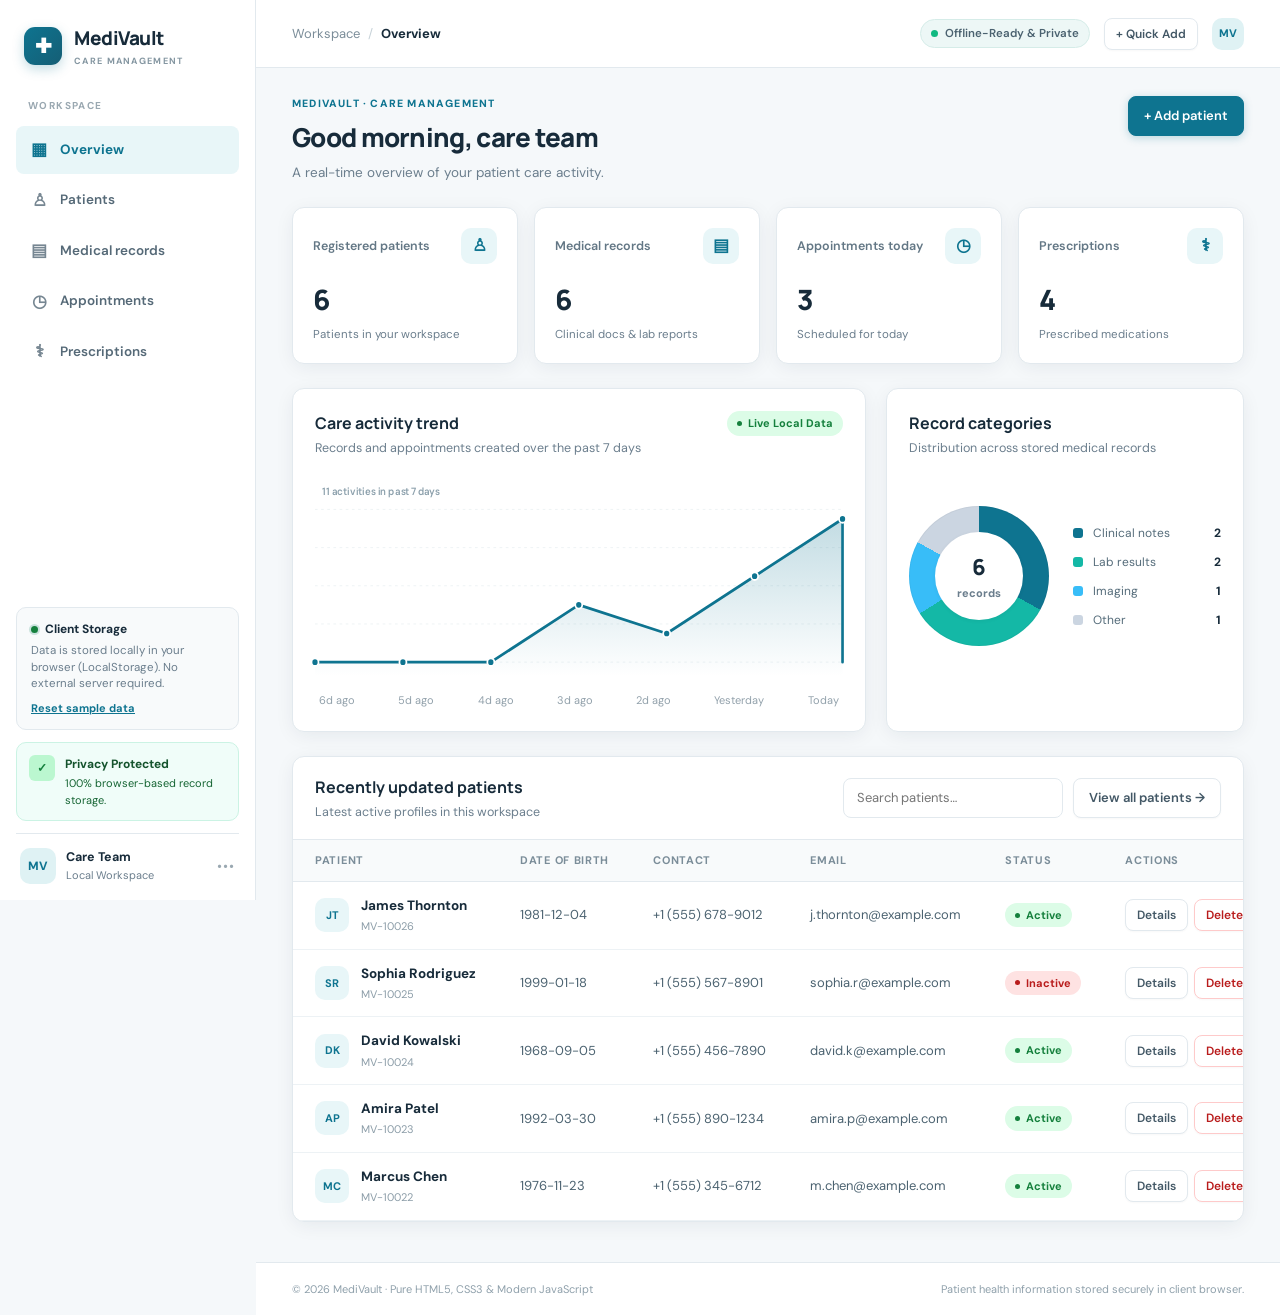
<file: index.html>
<!DOCTYPE html>
<html lang="en">
<head>
  <meta charset="UTF-8">
  <meta name="viewport" content="width=device-width, initial-scale=1.0">
  <meta name="theme-color" content="#0e7490">
  <meta name="description" content="MediVault — Modern, secure, client-side healthcare care management interface.">
  <title>MediVault | Care Management</title>
  <link rel="stylesheet" href="styles.css">
  <link rel="preconnect" href="https://fonts.googleapis.com">
  <link rel="preconnect" href="https://fonts.gstatic.com" crossorigin>
  <link href="https://fonts.googleapis.com/css2?family=DM+Sans:ital,opsz,wght@0,9..40,100..1000;1,9..40,100..1000&family=Manrope:wght@400;500;600;700;800&display=swap" rel="stylesheet">
</head>
<body>
  <div class="app-shell">
    <aside class="sidebar" id="sidebar">
      <a class="brand" href="#dashboard" data-page="dashboard">
        <span class="brand-mark">✚</span>
        <span>MediVault<small>CARE MANAGEMENT</small></span>
      </a>
      <div class="nav-label">WORKSPACE</div>
      <nav id="nav">
        <button class="nav-item active" data-page="dashboard"><span>▦</span> Overview</button>
        <button class="nav-item" data-page="patients"><span>♙</span> Patients</button>
        <button class="nav-item" data-page="records"><span>▤</span> Medical records</button>
        <button class="nav-item" data-page="appointments"><span>◷</span> Appointments</button>
        <button class="nav-item" data-page="prescriptions"><span>⚕</span> Prescriptions</button>
      </nav>
      <div class="sidebar-bottom">
        <div class="storage-card">
          <div class="storage-title">
            <span class="pulse-dot"></span>
            <strong>Client Storage</strong>
          </div>
          <p>Data is stored locally in your browser (LocalStorage). No external server required.</p>
          <button class="btn-text" id="resetDemoBtn" title="Reset sample patients and records">Reset sample data</button>
        </div>
        <div class="privacy-note">
          <span class="shield">✓</span>
          <div>
            <strong>Privacy Protected</strong>
            <p>100% browser-based record storage.</p>
          </div>
        </div>
        <div class="profile">
          <div class="avatar">MV</div>
          <div>
            <strong>Care Team</strong>
            <small>Local Workspace</small>
          </div>
          <span class="profile-dots">•••</span>
        </div>
      </div>
    </aside>

    <div class="sidebar-backdrop" id="sidebarBackdrop"></div>

    <main class="main">
      <header class="topbar">
        <div class="topbar-left">
          <button class="menu-btn" id="menuBtn" aria-label="Toggle navigation">☰</button>
          <div class="breadcrumbs">
            <span>Workspace</span>
            <span class="sep">/</span>
            <strong id="crumb">Overview</strong>
          </div>
        </div>
        <div class="top-actions">
          <span class="secure"><i></i> Offline-Ready &amp; Private</span>
          <button class="btn sm" id="quickAddBtn" data-action="add-patient">+ Quick Add</button>
          <div class="avatar small">MV</div>
        </div>
      </header>

      <section class="content" id="content" aria-live="polite"></section>

      <footer>
        <span>© 2026 MediVault · Pure HTML5, CSS3 &amp; Modern JavaScript</span>
        <span>Patient health information stored securely in client browser.</span>
      </footer>
    </main>
  </div>

  <div id="toast" class="toast" role="status" aria-live="assertive"></div>
  <script src="app.js"></script>
</body>
</html>
</file>
<file: styles.css>
@import url('https://fonts.googleapis.com/css2?family=DM+Sans:wght@400;500;600;700&family=Manrope:wght@500;600;700;800&display=swap');

:root {
  --ink: #172b3a;
  --ink-light: #2c4152;
  --muted: #6b7e8d;
  --line: #e2e9ee;
  --line-light: #edf2f5;
  --bg: #f5f8fa;
  --white: #ffffff;
  --teal: #0e7490;
  --teal-dark: #0b5f76;
  --teal-soft: #e8f6f8;
  --teal-accent: #38bdf8;
  --green: #15803d;
  --green-soft: #dcfce7;
  --amber: #b45309;
  --amber-soft: #fef3c7;
  --red: #b91c1c;
  --red-soft: #fee2e2;
  --purple: #7e22ce;
  --purple-soft: #f3e8ff;
  --shadow-sm: 0 1px 3px rgba(15, 23, 42, 0.06), 0 1px 2px rgba(15, 23, 42, 0.04);
  --shadow: 0 4px 20px -2px rgba(23, 43, 58, 0.08);
  --shadow-lg: 0 20px 45px -10px rgba(15, 23, 42, 0.16);
  --radius: 12px;
  --radius-sm: 8px;
}

* {
  box-sizing: border-box;
}

body {
  margin: 0;
  background: var(--bg);
  color: var(--ink);
  font-family: 'DM Sans', -apple-system, BlinkMacSystemFont, sans-serif;
  font-size: 14px;
  line-height: 1.5;
  -webkit-font-smoothing: antialiased;
}

button, input, select, textarea {
  font: inherit;
}

button {
  cursor: pointer;
  transition: all 0.15s ease;
}

.app-shell {
  min-height: 100vh;
  display: flex;
}

/* Sidebar */
.sidebar {
  width: 256px;
  position: fixed;
  inset: 0 auto 0 0;
  background: #ffffff;
  border-right: 1px solid var(--line);
  padding: 24px 16px 16px;
  display: flex;
  flex-direction: column;
  z-index: 20;
  overflow-y: auto;
}

.brand {
  display: flex;
  gap: 12px;
  align-items: center;
  text-decoration: none;
  color: var(--ink);
  padding: 0 8px 30px;
  font-family: 'Manrope', sans-serif;
  font-weight: 800;
  font-size: 19px;
  letter-spacing: -0.5px;
}

.brand-mark {
  width: 38px;
  height: 38px;
  border-radius: 11px;
  background: linear-gradient(135deg, var(--teal) 0%, #155e75 100%);
  display: grid;
  place-items: center;
  color: #fff;
  font-size: 20px;
  box-shadow: 0 4px 12px rgba(14, 116, 144, 0.25);
}

.brand small {
  display: block;
  font-family: 'DM Sans', sans-serif;
  font-weight: 700;
  font-size: 9px;
  letter-spacing: 1.3px;
  color: #8496a1;
  margin-top: 2px;
}

.nav-label {
  font-size: 10px;
  letter-spacing: 1.4px;
  font-weight: 700;
  color: #9aa8b1;
  padding: 0 12px 10px;
}

.nav-item {
  border: 0;
  background: transparent;
  width: 100%;
  display: flex;
  align-items: center;
  gap: 12px;
  padding: 11px 14px;
  border-radius: var(--radius-sm);
  color: #556977;
  text-align: left;
  margin: 3px 0;
  font-weight: 600;
  font-size: 13.5px;
}

.nav-item span {
  width: 18px;
  text-align: center;
  font-size: 17px;
  opacity: 0.8;
}

.nav-item:hover {
  background: #f1f7f9;
  color: var(--teal);
}

.nav-item.active {
  background: var(--teal-soft);
  color: var(--teal);
  font-weight: 700;
}

.nav-item.active span {
  opacity: 1;
}

.sidebar-bottom {
  margin-top: auto;
  padding-top: 20px;
  display: flex;
  flex-direction: column;
  gap: 12px;
}

.storage-card {
  padding: 12px 14px;
  background: #f8fafb;
  border: 1px solid var(--line);
  border-radius: 10px;
  font-size: 11.5px;
}

.storage-title {
  display: flex;
  align-items: center;
  gap: 7px;
  margin-bottom: 5px;
  font-size: 12px;
}

.storage-card p {
  color: var(--muted);
  margin: 0 0 8px;
  line-height: 1.4;
}

.pulse-dot {
  width: 7px;
  height: 7px;
  background: var(--green);
  border-radius: 50%;
  display: inline-block;
  box-shadow: 0 0 0 2px rgba(22, 132, 106, 0.2);
}

.btn-text {
  background: none;
  border: none;
  padding: 0;
  color: var(--teal);
  font-weight: 700;
  font-size: 11px;
  text-decoration: underline;
}

.btn-text:hover {
  color: var(--teal-dark);
}

.privacy-note {
  display: flex;
  gap: 10px;
  padding: 12px;
  background: #f0fdf9;
  border: 1px solid #cbf3e4;
  border-radius: 10px;
}

.shield {
  background: #bbf7d0;
  color: var(--green);
  border-radius: 6px;
  width: 26px;
  height: 26px;
  display: grid;
  place-items: center;
  font-weight: 800;
  font-size: 12px;
  flex-shrink: 0;
}

.privacy-note strong {
  font-size: 12px;
  color: #14532d;
  display: block;
}

.privacy-note p {
  font-size: 11px;
  color: #166534;
  margin: 2px 0 0;
}

.profile {
  border-top: 1px solid var(--line);
  padding: 14px 4px 0;
  display: flex;
  align-items: center;
  gap: 10px;
}

.avatar {
  width: 36px;
  height: 36px;
  border-radius: 10px;
  background: #dff2f4;
  color: var(--teal);
  display: grid;
  place-items: center;
  font-weight: 800;
  font-size: 12px;
  flex-shrink: 0;
}

.avatar.small {
  width: 32px;
  height: 32px;
  font-size: 11px;
}

.profile strong {
  font-size: 12.5px;
  display: block;
}

.profile small {
  font-size: 11px;
  color: var(--muted);
  display: block;
}

.profile-dots {
  margin-left: auto;
  color: #9aa8b1;
  letter-spacing: 1px;
}

.sidebar-backdrop {
  display: none;
}

/* Main Area */
.main {
  margin-left: 256px;
  min-width: 0;
  flex: 1;
  display: flex;
  flex-direction: column;
  min-height: 100vh;
}

/* Topbar */
.topbar {
  height: 68px;
  display: flex;
  align-items: center;
  padding: 0 36px;
  border-bottom: 1px solid var(--line);
  background: rgba(255, 255, 255, 0.94);
  backdrop-filter: blur(8px);
  position: sticky;
  top: 0;
  z-index: 10;
  justify-content: space-between;
  gap: 16px;
}

.topbar-left {
  display: flex;
  align-items: center;
  gap: 16px;
}

.breadcrumbs {
  color: #7b8d99;
  font-size: 13px;
  display: flex;
  align-items: center;
  gap: 8px;
}

.breadcrumbs .sep {
  color: #c7d2d8;
}

.breadcrumbs strong {
  color: var(--ink);
  font-weight: 700;
}

.top-actions {
  display: flex;
  align-items: center;
  gap: 14px;
}

.secure {
  font-size: 11.5px;
  font-weight: 600;
  color: #4b6270;
  display: flex;
  align-items: center;
  gap: 7px;
  background: #edf7f6;
  padding: 5px 10px;
  border-radius: 20px;
  border: 1px solid #d5ece8;
}

.secure i {
  width: 7px;
  height: 7px;
  background: #10b981;
  border-radius: 50%;
  display: inline-block;
}

.menu-btn {
  display: none;
  border: 1px solid var(--line);
  background: #fff;
  color: #556c7a;
  width: 36px;
  height: 36px;
  border-radius: var(--radius-sm);
  font-size: 16px;
}

/* Content */
.content {
  width: 100%;
  max-width: 1440px;
  margin: 0 auto;
  padding: 28px 36px 40px;
  flex: 1;
}

.page-head {
  display: flex;
  justify-content: space-between;
  align-items: flex-start;
  gap: 16px;
  margin-bottom: 24px;
  flex-wrap: wrap;
}

.eyebrow {
  font-size: 10.5px;
  letter-spacing: 1.2px;
  color: var(--teal);
  font-weight: 800;
  text-transform: uppercase;
  margin-bottom: 6px;
}

h1 {
  font-family: 'Manrope', sans-serif;
  font-weight: 800;
  font-size: 26px;
  letter-spacing: -0.7px;
  margin: 0 0 6px;
  color: var(--ink);
}

h2 {
  font-family: 'Manrope', sans-serif;
  font-weight: 700;
  font-size: 16px;
  margin: 0 0 4px;
  color: var(--ink);
}

h3 {
  font-size: 14px;
  margin: 0 0 6px;
}

.subhead {
  color: var(--muted);
  font-size: 13.5px;
  margin: 0;
  line-height: 1.5;
}

/* Buttons */
.btn {
  border: 1px solid var(--line);
  background: #ffffff;
  border-radius: var(--radius-sm);
  padding: 9px 15px;
  font-weight: 600;
  font-size: 13px;
  color: #435866;
  display: inline-flex;
  align-items: center;
  gap: 8px;
  box-shadow: 0 1px 2px rgba(0,0,0,0.03);
}

.btn:hover {
  border-color: #b5ced8;
  background: #fbfdfd;
  color: var(--ink);
}

.btn.primary {
  background: var(--teal);
  border-color: var(--teal);
  color: #ffffff;
  box-shadow: 0 2px 8px rgba(14, 116, 144, 0.25);
}

.btn.primary:hover {
  background: var(--teal-dark);
  border-color: var(--teal-dark);
}

.btn.danger {
  color: var(--red);
  border-color: #fecaca;
  background: #fff;
}

.btn.danger:hover {
  background: #fef2f2;
  border-color: #f87171;
}

.btn.sm {
  padding: 6px 11px;
  font-size: 12px;
}

/* Cards & Grid */
.card {
  background: #ffffff;
  border: 1px solid var(--line);
  border-radius: var(--radius);
  box-shadow: var(--shadow);
}

.kpi-grid {
  display: grid;
  grid-template-columns: repeat(4, minmax(0, 1fr));
  gap: 16px;
  margin-bottom: 24px;
}

.kpi {
  padding: 20px;
  transition: transform 0.2s ease, box-shadow 0.2s ease;
}

.kpi:hover {
  transform: translateY(-2px);
  box-shadow: 0 8px 24px -4px rgba(23, 43, 58, 0.1);
}

.kpi-top {
  display: flex;
  align-items: center;
  justify-content: space-between;
  color: #637785;
  font-size: 12.5px;
  font-weight: 600;
}

.kpi-icon {
  width: 36px;
  height: 36px;
  border-radius: 10px;
  display: grid;
  place-items: center;
  background: var(--teal-soft);
  color: var(--teal);
  font-size: 17px;
}

.kpi-value {
  font-family: 'Manrope', sans-serif;
  font-weight: 800;
  font-size: 28px;
  margin: 14px 0 6px;
  letter-spacing: -0.8px;
  color: var(--ink);
}

.kpi-note {
  font-size: 11.5px;
  color: var(--muted);
}

/* Dashboard Grid */
.dashboard-grid {
  display: grid;
  grid-template-columns: minmax(0, 1.6fr) minmax(300px, 1fr);
  gap: 20px;
  margin-bottom: 24px;
}

.panel {
  padding: 22px;
}

.panel-head {
  display: flex;
  justify-content: space-between;
  align-items: flex-start;
  gap: 12px;
  margin-bottom: 18px;
}

.panel-head p {
  font-size: 12.5px;
  color: var(--muted);
  margin: 4px 0 0;
}

.status {
  display: inline-flex;
  align-items: center;
  gap: 6px;
  border-radius: 20px;
  padding: 4px 10px;
  font-size: 11px;
  font-weight: 700;
  background: var(--green-soft);
  color: var(--green);
}

.status:before {
  content: '';
  width: 5px;
  height: 5px;
  border-radius: 50%;
  background: currentColor;
}

.status.pending {
  background: var(--amber-soft);
  color: var(--amber);
}

.status.cancelled {
  background: var(--red-soft);
  color: var(--red);
}

/* Chart */
.chart {
  height: 210px;
  position: relative;
}

.chart svg {
  width: 100%;
  height: 100%;
  overflow: visible;
}

.chart-labels {
  display: flex;
  justify-content: space-between;
  color: #92a1ab;
  font-size: 11px;
  margin-top: 6px;
  padding: 0 4px;
}

/* Donut */
.donut-wrap {
  display: flex;
  align-items: center;
  gap: 24px;
  min-height: 200px;
}

.donut {
  width: 140px;
  height: 140px;
  border-radius: 50%;
  position: relative;
  flex-shrink: 0;
  box-shadow: inset 0 0 0 1px rgba(0,0,0,0.04);
}

.donut:after {
  content: '';
  position: absolute;
  inset: 26px;
  background: #ffffff;
  border-radius: 50%;
  box-shadow: 0 1px 4px rgba(0,0,0,0.06);
}

.donut-center {
  position: absolute;
  inset: 0;
  display: grid;
  place-content: center;
  text-align: center;
  z-index: 1;
  font-family: 'Manrope', sans-serif;
  font-weight: 800;
  font-size: 22px;
  color: var(--ink);
}

.donut-center small {
  font-family: 'DM Sans', sans-serif;
  font-size: 11px;
  color: var(--muted);
  margin-top: 1px;
}

.category-list {
  display: grid;
  gap: 11px;
  flex: 1;
}

.category-row {
  display: grid;
  grid-template-columns: 10px 1fr auto;
  gap: 10px;
  align-items: center;
  font-size: 12px;
  color: #556c7a;
}

.category-row b {
  color: var(--ink);
}

.category-color {
  width: 10px;
  height: 10px;
  border-radius: 3px;
  background: var(--teal);
}

.category-color.c2 { background: #14b8a6; }
.category-color.c3 { background: #38bdf8; }
.category-color.c4 { background: #cbd5e1; }

/* Tables */
.table-card {
  overflow: hidden;
}

.table-head {
  padding: 18px 22px;
  display: flex;
  justify-content: space-between;
  align-items: center;
  gap: 16px;
  flex-wrap: wrap;
}

.table-head p {
  color: var(--muted);
  font-size: 12.5px;
  margin: 4px 0 0;
}

.toolbar {
  display: flex;
  gap: 10px;
  align-items: center;
  flex-wrap: wrap;
}

.search {
  border: 1px solid var(--line);
  background: #ffffff;
  border-radius: var(--radius-sm);
  padding: 9px 13px;
  min-width: 220px;
  font-size: 13px;
  outline: none;
  transition: all 0.15s ease;
}

.search:focus, input:focus, select:focus, textarea:focus {
  border-color: #63b3c4;
  box-shadow: 0 0 0 3px rgba(14, 116, 144, 0.12);
  outline: none;
}

.filter-select {
  border: 1px solid var(--line);
  background: #ffffff;
  border-radius: var(--radius-sm);
  padding: 9px 12px;
  font-size: 13px;
  color: #4b6270;
  outline: none;
}

.table-wrap {
  overflow-x: auto;
}

table {
  width: 100%;
  border-collapse: collapse;
  white-space: nowrap;
}

th {
  text-align: left;
  background: #f8fafb;
  padding: 12px 22px;
  color: #7b8d99;
  font-size: 11px;
  letter-spacing: 0.7px;
  text-transform: uppercase;
  font-weight: 700;
  border-top: 1px solid var(--line);
  border-bottom: 1px solid var(--line);
}

td {
  padding: 14px 22px;
  border-bottom: 1px solid var(--line-light);
  font-size: 13px;
  color: #4b6270;
}

tbody tr {
  transition: background 0.1s ease;
}

tbody tr:hover {
  background: #f9fcfd;
}

.patient-cell {
  display: flex;
  align-items: center;
  gap: 12px;
}

.patient-avatar {
  width: 34px;
  height: 34px;
  border-radius: 10px;
  background: var(--teal-soft);
  color: var(--teal);
  display: grid;
  place-items: center;
  font-weight: 700;
  font-size: 11px;
  flex-shrink: 0;
}

.patient-name {
  font-weight: 700;
  color: var(--ink);
  font-size: 13.5px;
}

.patient-id {
  font-size: 11px;
  color: #8c9da8;
  margin-top: 2px;
}

.table-actions {
  display: flex;
  gap: 6px;
  align-items: center;
}

.table-foot {
  display: flex;
  justify-content: space-between;
  align-items: center;
  padding: 14px 22px;
  color: #7b8d99;
  font-size: 12px;
  background: #fafcfd;
  border-top: 1px solid var(--line-light);
}

.pagination {
  display: flex;
  gap: 5px;
}

.pagination button {
  border: 1px solid var(--line);
  background: #ffffff;
  border-radius: 6px;
  min-width: 30px;
  height: 28px;
  font-size: 12px;
  color: #556c7a;
}

.pagination button.active {
  background: var(--teal);
  border-color: var(--teal);
  color: #ffffff;
  font-weight: 700;
}

/* Empty State */
.empty {
  padding: 56px 20px;
  text-align: center;
  color: var(--muted);
}

.empty .empty-icon {
  font-size: 34px;
  color: #82bcc5;
  margin-bottom: 14px;
}

.empty h3 {
  color: var(--ink);
  font-size: 15px;
}

.empty p {
  font-size: 13px;
  margin-bottom: 18px;
}

/* Forms & Modals */
.form-grid {
  display: grid;
  grid-template-columns: 1fr 1fr;
  gap: 16px;
}

.field {
  display: flex;
  flex-direction: column;
  gap: 6px;
}

.field.full {
  grid-column: 1 / -1;
}

.field label {
  font-size: 12px;
  font-weight: 700;
  color: #4b6270;
}

.field input, .field select, .field textarea {
  border: 1px solid #dbe3e8;
  border-radius: var(--radius-sm);
  padding: 10px 12px;
  color: var(--ink);
  background: #ffffff;
  font-size: 13px;
}

.field textarea {
  min-height: 80px;
  resize: vertical;
}

.form-actions {
  display: flex;
  justify-content: flex-end;
  gap: 10px;
  margin-top: 24px;
  padding-top: 16px;
  border-top: 1px solid var(--line);
}

.modal-backdrop {
  position: fixed;
  inset: 0;
  background: rgba(12, 37, 59, 0.45);
  backdrop-filter: blur(4px);
  z-index: 50;
  display: grid;
  place-items: center;
  padding: 20px;
  animation: fadeIn 0.15s ease-out;
}

.modal {
  background: #ffffff;
  width: min(580px, 100%);
  max-height: 90vh;
  overflow-y: auto;
  border-radius: 16px;
  padding: 26px;
  box-shadow: var(--shadow-lg);
  border: 1px solid var(--line);
}

.modal-head {
  display: flex;
  justify-content: space-between;
  align-items: center;
  margin-bottom: 20px;
}

.modal-head h2 {
  font-size: 19px;
  margin: 0;
}

.close {
  border: 0;
  background: #f1f5f7;
  border-radius: 8px;
  width: 32px;
  height: 32px;
  color: #556c7a;
  font-size: 18px;
  display: grid;
  place-items: center;
}

.close:hover {
  background: #e2e8ec;
  color: var(--ink);
}

.notice {
  background: #f0f9fa;
  border: 1px solid #cbe9ee;
  border-radius: 8px;
  padding: 12px 14px;
  color: #3b606b;
  font-size: 12px;
  line-height: 1.5;
  margin-bottom: 18px;
}

.patient-detail-grid {
  display: grid;
  grid-template-columns: repeat(2, 1fr);
  gap: 14px;
  margin: 16px 0;
}

.detail-item {
  background: #f8fafb;
  padding: 10px 14px;
  border-radius: 8px;
  border: 1px solid var(--line);
}

.detail-item span {
  display: block;
  font-size: 11px;
  color: var(--muted);
  text-transform: uppercase;
  font-weight: 700;
  margin-bottom: 3px;
}

.detail-item strong {
  font-size: 13.5px;
  color: var(--ink);
}

/* Toast */
.toast {
  position: fixed;
  bottom: 24px;
  right: 28px;
  background: #122b3b;
  color: #ffffff;
  border-radius: 10px;
  padding: 13px 18px;
  box-shadow: 0 10px 30px rgba(18, 43, 59, 0.3);
  font-size: 13px;
  font-weight: 600;
  opacity: 0;
  transform: translateY(12px);
  transition: all 0.25s cubic-bezier(0.16, 1, 0.3, 1);
  pointer-events: none;
  z-index: 100;
}

.toast.show {
  opacity: 1;
  transform: translateY(0);
}

/* Footer */
footer {
  display: flex;
  justify-content: space-between;
  gap: 14px;
  padding: 18px 36px;
  border-top: 1px solid var(--line);
  color: #8fa0ab;
  font-size: 11px;
  background: #ffffff;
  margin-top: auto;
}

@keyframes fadeIn {
  from { opacity: 0; }
  to { opacity: 1; }
}

/* Responsive */
@media (max-width: 1100px) {
  .sidebar { width: 220px; }
  .main { margin-left: 220px; }
  .content { padding: 24px 24px; }
  .topbar { padding: 0 24px; }
  .kpi-grid { grid-template-columns: repeat(2, minmax(0, 1fr)); }
  .dashboard-grid { grid-template-columns: 1fr; }
  .donut-wrap { justify-content: flex-start; }
}

@media (max-width: 768px) {
  .sidebar {
    transform: translateX(-100%);
    transition: transform 0.25s cubic-bezier(0.16, 1, 0.3, 1);
    width: 270px;
    box-shadow: none;
  }
  .sidebar.open {
    transform: translateX(0);
    box-shadow: 10px 0 40px rgba(18, 51, 68, 0.2);
  }
  .sidebar-backdrop.open {
    display: block;
    position: fixed;
    inset: 0;
    background: rgba(15, 23, 42, 0.4);
    z-index: 15;
  }
  .main { margin-left: 0; }
  .menu-btn { display: grid; place-items: center; }
  .topbar { height: 62px; padding: 0 16px; }
  .secure { display: none; }
  .content { padding: 20px 16px; }
  .page-head { flex-direction: column; align-items: stretch; }
  .kpi-grid { grid-template-columns: 1fr; gap: 12px; }
  .table-head { flex-direction: column; align-items: stretch; }
  .toolbar { width: 100%; }
  .toolbar .search { flex: 1; min-width: 0; }
  .form-grid { grid-template-columns: 1fr; }
  footer { padding: 14px 16px; flex-direction: column; text-align: center; }
  .patient-detail-grid { grid-template-columns: 1fr; }
}
</file>
